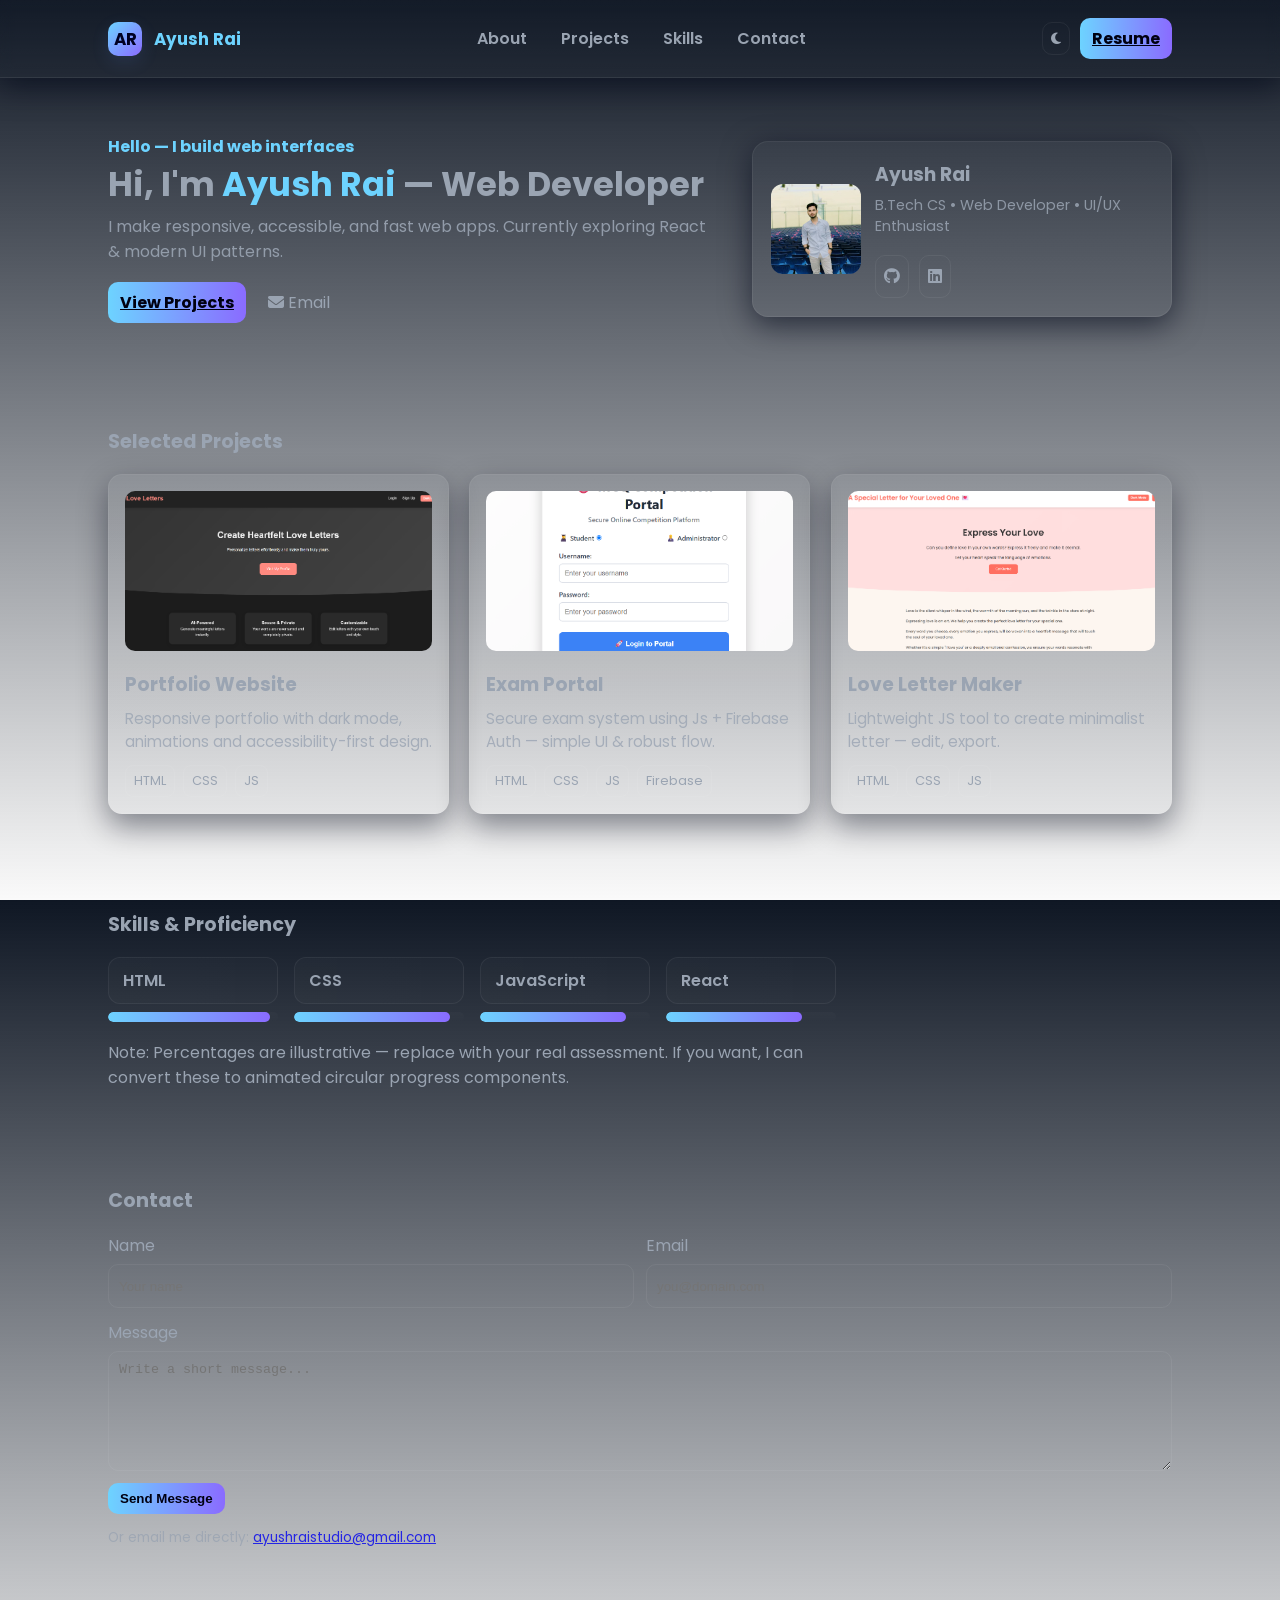
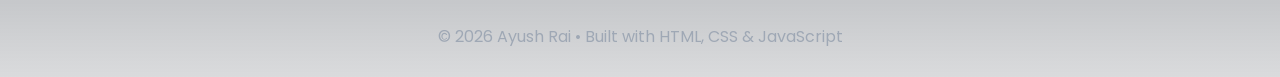
<file: index.html>
<!DOCTYPE html>
<html lang="en">
<head>
  <meta charset="utf-8" />
  <meta name="viewport" content="width=device-width,initial-scale=1" />
  <title>Ayush Rai — Web Developer</title>
  
  <meta name="description" content="Ayush Rai — b.tech student (ayushraistudio)Web Developer. Portfolio: projects, skills, contact. Modern, responsive & accessible." />

  
  
  <!-- Fonts & Icons -->
  <link href="https://fonts.googleapis.com/css2?family=Poppins:wght@300;400;600;700&display=swap" rel="stylesheet">
  <link rel="stylesheet" href="https://cdnjs.cloudflare.com/ajax/libs/font-awesome/6.6.0/css/all.min.css">

  <style>
    :root{
      --bg:#0f1724; --card:#0b1220; --muted:#9aa4b2; --accent:#6dd3ff;
      --glass-bg: rgba(255,255,255,0.04);
      --glass-border: rgba(255,255,255,0.06);
      --shadow: 0 8px 30px rgba(2,6,23,0.6);
      --radius:14px;
    }
    /* light theme overrides */
    html[data-theme='light']{ --bg:#f6fbff; --card:#ffffff; --muted:#475569; --accent:#0066ff; --glass-bg: rgba(0,0,0,0.02); --glass-border: rgba(0,0,0,0.06); --shadow: 0 8px 30px rgba(2,6,23,0.06); }

    *{box-sizing:border-box;margin:0;padding:0}
    html,body{height:100%}
    body{
      font-family:'Poppins',system-ui,-apple-system,Segoe UI,Roboto,"Helvetica Neue",Arial;
      background:linear-gradient(180deg,var(--bg), rgba(0,0,0,0.02));
      color:var(--muted);
      -webkit-font-smoothing:antialiased;
      -moz-osx-font-smoothing:grayscale;
      transition:background .35s,color .35s;
    }

    /* Progress bar */
    #progress{position:fixed;left:0;top:0;height:4px;background:linear-gradient(90deg,var(--accent),#8a6bff);width:0;z-index:9999;transition:width 0.15s linear;}

    /* Header / Nav */
    header{
      position:sticky; top:0; z-index:999; backdrop-filter: blur(6px);
      background: linear-gradient(180deg, rgba(255,255,255,0.02), transparent);
      border-bottom:1px solid var(--glass-border);
      box-shadow: var(--shadow);
    }
    .container{max-width:1100px;margin:0 auto;padding:18px;display:flex;align-items:center;justify-content:space-between;gap:16px;}
    .brand{display:flex;align-items:center;gap:12px;color:var(--accent);font-weight:700;font-size:1.05rem}
    .brand .dot{width:34px;height:34px;border-radius:10px;background:linear-gradient(135deg,var(--accent),#8a6bff);display:flex;align-items:center;justify-content:center;color:#002; font-weight:700;box-shadow:0 6px 18px rgba(107,154,255,0.12)}
    nav ul{display:flex;gap:18px;list-style:none;align-items:center}
    nav a{color:var(--muted);text-decoration:none;font-weight:600;padding:8px;border-radius:8px;transition:background .2s,color .2s}
    nav a:hover{background:var(--glass-bg);color:var(--accent)}
    .actions{display:flex;gap:10px;align-items:center}
    .btn{background:linear-gradient(90deg,var(--accent),#8a6bff);color:#001;padding:8px 12px;border-radius:10px;border:0;font-weight:700;cursor:pointer}
    .icon-btn{background:transparent;border:1px solid var(--glass-border);padding:8px;border-radius:10px;color:var(--muted);cursor:pointer}

    /* Hamburger (mobile) */
    #hamburger{display:none;border:0;background:transparent;font-size:18px;color:var(--muted);cursor:pointer}
    @media(max-width:880px){
      nav ul{display:none;position:absolute;right:18px;top:70px;background:var(--card);padding:12px;border-radius:12px;border:1px solid var(--glass-border);flex-direction:column;min-width:180px;box-shadow:var(--shadow)}
      nav ul.show{display:flex}
      #hamburger{display:inline-block}
      .container{padding:12px 16px}
    }

    /* Hero */
    .hero{display:grid;grid-template-columns:1fr 420px;gap:36px;align-items:center;padding:56px 18px;}
    .hero .eyebrow{color:var(--accent);font-weight:700;margin-bottom:8px}
    .hero h1{font-size:2.1rem;color:var(--muted);margin-bottom:12px;line-height:1.05}
    .hero p{color:var(--muted);opacity:.9;margin-bottom:18px}
    .hero .cta{display:flex;gap:12px;align-items:center}
    .profile-card{
      background:linear-gradient(180deg, rgba(255,255,255,0.02), rgba(255,255,255,0.01));
      border:1px solid var(--glass-border); border-radius:16px;padding:18px;
      display:flex;gap:14px;align-items:center;box-shadow:var(--shadow)
    }
    .profile-card img{width:90px;height:90px;border-radius:12px;object-fit:cover;flex-shrink:0}
    .profile-info h3{color:var(--muted);margin-bottom:6px}
    .profile-info p{font-size:.9rem;color:var(--muted);opacity:.85}

    @media(max-width:900px){
      .hero{grid-template-columns:1fr;padding:36px 16px;gap:20px}
      .profile-card{justify-content:flex-start}
    }

    /* Sections */
    section{max-width:1100px;margin:0 auto;padding:48px 18px}
    h2{color:var(--muted);margin-bottom:18px;font-size:1.2rem}

    /* Projects (glass cards) */
    .grid{display:grid;grid-template-columns:repeat(3,1fr);gap:20px}
    .card{
      background:linear-gradient(180deg, rgba(255,255,255,0.02), rgba(255,255,255,0.01));
      border:1px solid var(--glass-border); padding:16px;border-radius:var(--radius);
      box-shadow:0 12px 30px rgba(2,6,23,0.45); color:var(--muted); overflow:hidden; position:relative;
      transition:transform .35s, box-shadow .35s;
      transform:translateY(8px); opacity:0; will-change:transform,opacity;
    }
    .card.visible{transform:none;opacity:1}
    .card img{width:100%;height:160px;object-fit:cover;border-radius:10px;margin-bottom:12px}
    .card h3{color:var(--muted);margin-bottom:8px}
    .card p{font-size:.95rem;opacity:.8;margin-bottom:12px}
    .card .tags{display:flex;gap:8px;flex-wrap:wrap}
    .tag{background:transparent;border:1px solid var(--glass-border);padding:6px 8px;border-radius:8px;font-size:.8rem;color:var(--muted)}

    .card::after{
      content:'';position:absolute;inset:0;pointer-events:none;
      background:linear-gradient(135deg, rgba(109,211,255,0.03), rgba(138,107,255,0.02));
      mix-blend-mode: overlay; opacity:0;transition:opacity .35s;
    }
    .card:hover{transform:translateY(-8px);box-shadow:0 22px 50px rgba(2,6,23,0.6)}
    .card:hover::after{opacity:1}

    @media(max-width:980px){ .grid{grid-template-columns:repeat(2,1fr)} }
    @media(max-width:600px){ .grid{grid-template-columns:1fr} }

    /* Skills */
    .skills-grid{display:flex;gap:16px;flex-wrap:wrap}
    .skill-pill{background:linear-gradient(90deg, rgba(255,255,255,0.02), rgba(255,255,255,0.01));border-radius:12px;padding:10px 14px;border:1px solid var(--glass-border);font-weight:600;color:var(--muted)}
    .skill-progress{width:100%;background:linear-gradient(180deg, rgba(255,255,255,0.02), transparent);height:10px;border-radius:999px;margin-top:8px;overflow:hidden}
    .skill-progress > i{display:block;height:100%;width:0;background:linear-gradient(90deg,var(--accent),#8a6bff);border-radius:999px;transition:width 1.1s cubic-bezier(.2,.9,.2,1)}

    /* Contact form */
    .contact-row{display:grid;grid-template-columns:1fr 1fr;gap:12px}
    .field{display:flex;flex-direction:column;gap:6px}
    input,textarea{
      background:transparent;border:1px solid var(--glass-border);padding:10px;border-radius:10px;color:var(--muted);
      resize:vertical;min-height:44px
    }
    textarea{min-height:120px}
    .note{font-size:.85rem;color:var(--muted);opacity:.8;margin-top:6px}

    @media(max-width:880px){ .contact-row{grid-template-columns:1fr} }

    /* small helpers & footer */
    footer{padding:28px 18px;text-align:center;color:var(--muted);opacity:.9}
    .sr-only{position:absolute;width:1px;height:1px;padding:0;margin:-1px;overflow:hidden;clip:rect(0,0,0,0);white-space:nowrap;border:0}
  </style>
</head>
<body>

  <!-- progress -->
  <div id="progress" aria-hidden="true"></div>

  <!-- header -->
  <header>
    <div class="container">
      <div class="brand" aria-label="Ayush Rai — Home">
        <div class="dot">AR</div>
        <div>Ayush Rai</div>
      </div>

      <nav aria-label="Main Navigation">
        <button id="hamburger" aria-expanded="false" aria-controls="menu"><i class="fa fa-bars"></i><span class="sr-only">Toggle menu</span></button>
        <ul id="menu" class="nav-links" role="menubar">
          <li role="none"><a role="menuitem" href="#about">About</a></li>
          <li role="none"><a role="menuitem" href="#projects">Projects</a></li>
          <li role="none"><a role="menuitem" href="#skills">Skills</a></li>
          <li role="none"><a role="menuitem" href="#contact">Contact</a></li>
        </ul>
      </nav>

      <div class="actions">
        <button id="themeToggle" class="icon-btn" aria-pressed="false" title="Toggle theme"><i class="fa fa-moon"></i></button>
        <a class="btn" href="images/resume.pdf" download aria-label="Download resume">Resume</a>
      </div>
    </div>
  </header>

  <!-- HERO -->
  <main>
    <section id="about" class="hero" aria-labelledby="hero-title">
      <div>
        <div class="eyebrow">Hello — I build web interfaces</div>
        <h1 id="hero-title">Hi, I'm <span style="color:var(--accent)">Ayush Rai</span> — Web Developer</h1>
        <p>I make responsive, accessible, and fast web apps. Currently exploring React & modern UI patterns.</p>
        <div class="cta" style="margin-top:18px;">
          <a class="btn" href="#projects">View Projects</a>
          <a style="color:var(--muted);padding:8px 10px;border-radius:8px;background:transparent;text-decoration:none" href="mailto:ayushraistudio@gmail.com"><i class="fa fa-envelope"></i>&nbsp;Email</a>
        </div>
      </div>

      <aside>
  <div class="profile-card" role="region" aria-label="Profile">
    <!-- placeholder image-->
    <img src="images/placeholder.jpg" alt="Profile placeholder">

    <div class="profile-info">
      <h3>Ayush Rai</h3>
      <p>B.Tech CS • Web Developer • UI/UX Enthusiast</p>
      <div style="margin-top:10px;display:flex;gap:10px;justify-content:flex-start;">
        <!-- GitHub icon -->
        <a class="icon-btn" href="https://github.com/ayushraistudio" target="_blank" rel="noopener" aria-label="GitHub">
          <i class="fab fa-github"></i>
        </a>
        <!-- LinkedIn icon -->
        <a class="icon-btn" href="https://linkedin.com/in/ayushraistudio" target="_blank" rel="noopener" aria-label="LinkedIn">
          <i class="fab fa-linkedin"></i>
        </a>
      </div>
    </div>
  </div>
</aside>

    </section>

    <!-- Projects -->
    <section id="projects" aria-labelledby="projects-title">
      <h2 id="projects-title">Selected Projects</h2>
      <div class="grid" id="projectsGrid">
        <!-- card 1 -->
        <article class="card" tabindex="0" aria-labelledby="p1">
          <img src="images/portfolio.png" alt="Portfolio screenshot placeholder">
          <h3 id="p1">Portfolio Website</h3>
          <p>Responsive portfolio with dark mode, animations and accessibility-first design.</p>
          <div class="tags">
            <span class="tag">HTML</span><span class="tag">CSS</span><span class="tag">JS</span>
          </div>
        </article>

        <!-- card 2 -->
        <article class="card" tabindex="0" aria-labelledby="p2">
          <img src="images/exam-porta.png" alt="Exam portal screenshot placeholder">
          <h3 id="p2">Exam Portal</h3>
          <p>Secure exam system using Js + Firebase Auth — simple UI & robust flow.</p>
          <div class="tags">
              <span class="tag">HTML</span><span class="tag">CSS</span><span class="tag">JS</span><span class="tag">Firebase</span>
          </div>
        </article>

        <!-- card 3 -->
        <article class="card" tabindex="0" aria-labelledby="p3">
          <img src="images/Love-letter.png" alt="Poster maker screenshot placeholder">
          <h3 id="p3">Love Letter Maker</h3>
          <p>Lightweight JS tool to create minimalist letter —  edit, export.</p>
          <div class="tags">
              <span class="tag">HTML</span><span class="tag">CSS</span><span class="tag">JS</span>
          </div>
        </article>
      </div>
    </section>

    <!-- Skills -->
    <section id="skills" aria-labelledby="skills-title">
      <h2 id="skills-title">Skills & Proficiency</h2>
      <div class="skills-grid" style="margin-bottom:18px">
        <div style="min-width:170px">
          <div class="skill-pill">HTML</div>
          <div class="skill-progress" aria-hidden="true" style="margin-top:8px"><i data-width="95%"></i></div>
        </div>
        <div style="min-width:170px">
          <div class="skill-pill">CSS</div>
          <div class="skill-progress" aria-hidden="true" style="margin-top:8px"><i data-width="92%"></i></div>
        </div>
        <div style="min-width:170px">
          <div class="skill-pill">JavaScript</div>
          <div class="skill-progress" aria-hidden="true" style="margin-top:8px"><i data-width="86%"></i></div>
        </div>
        <div style="min-width:170px">
          <div class="skill-pill">React</div>
          <div class="skill-progress" aria-hidden="true" style="margin-top:8px"><i data-width="80%"></i></div>
        </div>
      </div>

      <p style="max-width:760px;color:var(--muted)">Note: Percentages are illustrative — replace with your real assessment. If you want, I can convert these to animated circular progress components.</p>
    </section>

    <!-- Contact -->
    <section id="contact" aria-labelledby="contact-title">
      <h2 id="contact-title">Contact</h2>
      <form id="contactForm" class="contact-form" onsubmit="return submitForm(event)" novalidate>
        <div class="contact-row">
          <div class="field">
            <label for="name">Name</label>
            <input id="name" name="name" placeholder="Your name" required>
          </div>
          <div class="field">
            <label for="email">Email</label>
            <input type="email" id="email" name="email" placeholder="you@domain.com" required>
          </div>
        </div>

        <div class="field" style="margin-top:12px">
          <label for="message">Message</label>
          <textarea id="message" name="message" placeholder="Write a short message..." required></textarea>
        </div>

        <div style="margin-top:12px;display:flex;gap:10px;align-items:center">
          <button type="submit" class="btn">Send Message</button>
          <div class="note" id="formMsg" aria-live="polite"></div>
        </div>
      </form>
      <p class="note" style="margin-top:14px">Or email me directly: <a href="mailto:ayushraistudio@gmail.com">ayushraistudio@gmail.com</a></p>
    </section>
  </main>

  <footer>
    © <span id="yr"></span> Ayush Rai • Built with HTML, CSS & JavaScript
  </footer>

  <!-- JS -->
  <script>
    // set year
    document.getElementById('yr').textContent = new Date().getFullYear();

    // Theme: respect system preference initially
    const prefersDark = window.matchMedia && window.matchMedia('(prefers-color-scheme:dark)').matches;
    if(prefersDark) document.documentElement.setAttribute('data-theme','dark'); else document.documentElement.setAttribute('data-theme','dark');
    // default is dark look; user can toggle
    const themeToggle = document.getElementById('themeToggle');
    themeToggle.addEventListener('click', () => {
      const current = document.documentElement.getAttribute('data-theme');
      const next = current === 'light' ? 'dark' : 'light';
      document.documentElement.setAttribute('data-theme', next);
      themeToggle.setAttribute('aria-pressed', String(next==='dark'));
      themeToggle.querySelector('i').className = (next==='dark') ? 'fa fa-sun' : 'fa fa-moon';
    });

    // Hamburger
    const hamburger = document.getElementById('hamburger');
    const menu = document.getElementById('menu');
    hamburger.addEventListener('click', ()=>{
      const open = menu.classList.toggle('show');
      hamburger.setAttribute('aria-expanded', String(open));
    });

    // Scroll progress
    const progress = document.getElementById('progress');
    window.addEventListener('scroll', ()=>{
      const scrolled = window.scrollY;
      const height = document.documentElement.scrollHeight - window.innerHeight;
      const pct = height ? (scrolled / height) * 100 : 0;
      progress.style.width = pct + '%';
    }, {passive:true});

    // IntersectionObserver for reveal animations
    const obs = new IntersectionObserver((entries, o) => {
      entries.forEach(e=>{
        if(e.isIntersecting){
          e.target.classList.add('visible');
          o.unobserve(e.target);
        }
      });
    }, {threshold: 0.12});

    document.querySelectorAll('.card, .profile-card').forEach(el => obs.observe(el));

    // skill bars animate when skills section visible
    const skillObserver = new IntersectionObserver((entries, o)=>{
      entries.forEach(e=>{
        if(e.isIntersecting){
          e.target.querySelectorAll('.skill-progress i').forEach(i=>{
            i.style.width = i.getAttribute('data-width');
          });
          o.unobserve(e.target);
        }
      });
    }, {threshold:0.25});
    const skillsSection = document.getElementById('skills');
    if(skillsSection) skillObserver.observe(skillsSection);

    // Contact form (frontend only)
    function submitForm(e){
      e.preventDefault();
      const name = document.getElementById('name').value.trim();
      const email = document.getElementById('email').value.trim();
      const msg = document.getElementById('message').value.trim();
      const formMsg = document.getElementById('formMsg');
      if(!name || !email || !msg){ formMsg.textContent='Please fill all fields.'; formMsg.style.color='orangered'; return false; }
      // For now just show success (replace with real submit / Netlify function or email API)
      formMsg.style.color='limegreen';
      formMsg.textContent = 'Thanks! Message ready to be sent (frontend demo).';
      e.target.reset();
      return false;
    }

    // keyboard accessibility: close mobile menu on outside click
    document.addEventListener('click', (ev)=>{
      if(!menu.contains(ev.target) && !hamburger.contains(ev.target) && menu.classList.contains('show')){
        menu.classList.remove('show');
        hamburger.setAttribute('aria-expanded','false');
      }
    });
  </script>
</body>
  </html>
</file>
